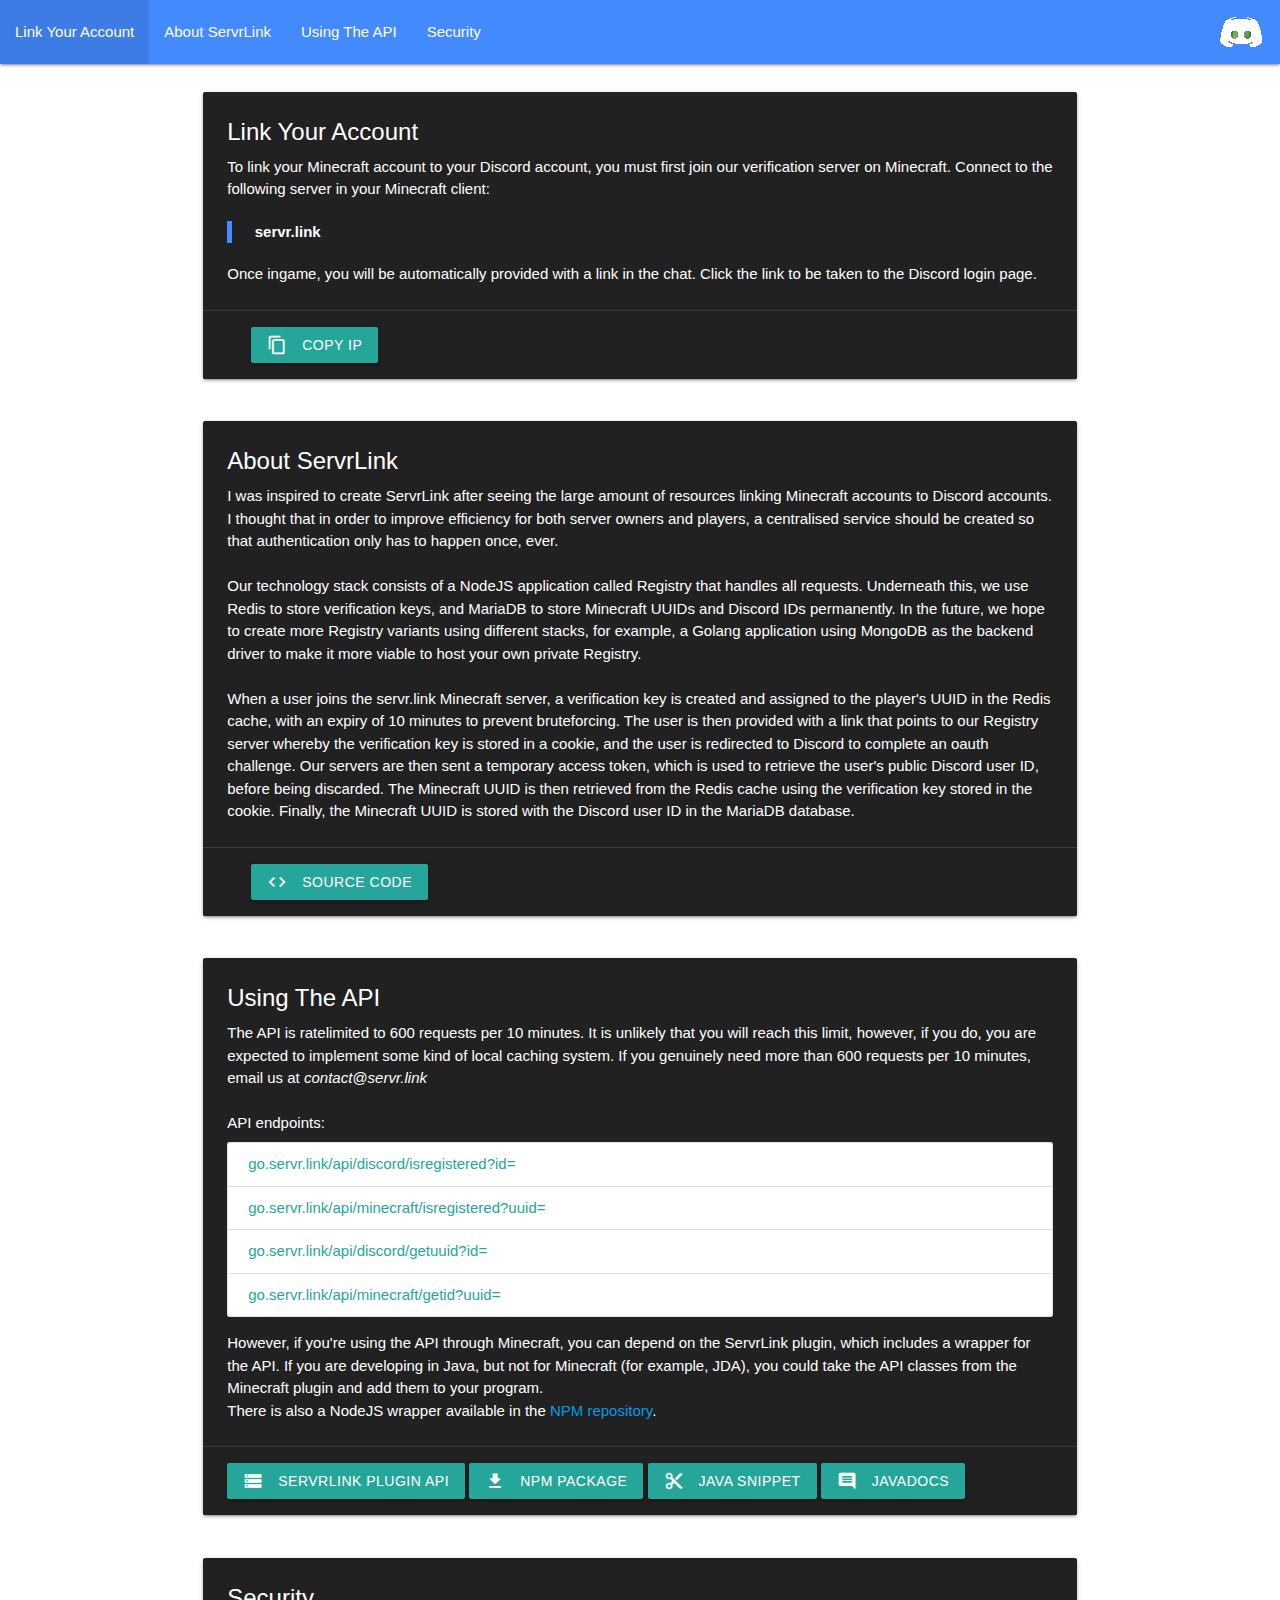
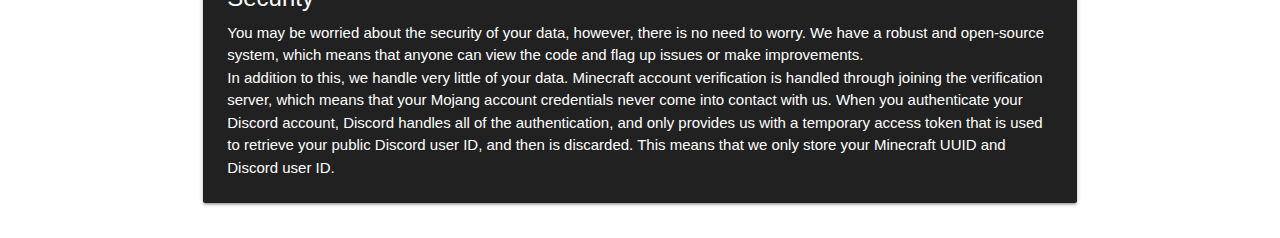
<file: index.html>
<!DOCTYPE html>
<html lang="en">
    <head>
        <meta charset="UTF-8">
        <title>ServrLink</title>

        <link rel="stylesheet" href="https://cdnjs.cloudflare.com/ajax/libs/materialize/1.0.0/css/materialize.min.css">
        <link rel="stylesheet" href="assets/css/style.css">

        <link href="https://fonts.googleapis.com/icon?family=Material+Icons" rel="stylesheet">

        <script src="https://cdnjs.cloudflare.com/ajax/libs/materialize/1.0.0/js/materialize.min.js"></script>
    </head>
    <body>
        <script>
            function copy() {
                const el = document.createElement('textarea');
                el.value = "servr.link";
                document.body.appendChild(el);
                el.select();
                document.execCommand('copy');
                document.body.removeChild(el);
                toast("Copied")
            }

            function toast(str) {
                M.toast({html: str});
            }
        </script>

        <nav>
            <div class="nav-wrapper blue accent-2">
                <a href="#" class="brand-logo right">
                    <img class="logo-wrapper" src="assets/img/logo.png" />
                </a>
                <ul id="nav-mobile" class="left hide-on-med-and-down">
                    <li><a href="#link">Link Your Account</a></li>
                    <li><a href="#info">About ServrLink</a></li>
                    <li><a href="#api">Using The API</a></li>
                    <li><a href="#security">Security</a></li>
                </ul>
            </div>
        </nav>

        <div class="content">
            <div class="container">
                <div class="row">
                    <div class="col s12">
                        <a name="link">
                            <div class="card grey darken-4">
                                <div class="card-content white-text">
                                    <span class="card-title">Link Your Account</span>
                                    <p>To link your Minecraft account to your Discord account, you must first join our verification server on Minecraft. Connect to the following server in your Minecraft client:</p>
                                    <blockquote class="">
                                        <b>servr.link</b>
                                    </blockquote>
                                    <p>Once ingame, you will be automatically provided with a link in the chat. Click the link to be taken to the Discord login page.</p>
                                </div>
                                <div class="card-action">
                                    <a class="waves-effect waves-light btn" onclick="copy()"><i class="material-icons left">content_copy</i>Copy IP</a>
                                </div>
                            </div>
                        </a>
                    </div>
                </div>

                <div class="row">
                    <div class="col s12">
                        <a name="info">
                            <div class="card grey darken-4">
                                <div class="card-content white-text">
                                    <span class="card-title">About ServrLink</span>
                                    <p>
                                        I was inspired to create ServrLink after seeing the large amount of resources linking Minecraft accounts to Discord accounts. I thought that in order to improve efficiency for both server owners and players,
                                        a centralised service should be created so that authentication only has to happen once, ever.

                                        <br />
                                        <br />
                                        Our technology stack consists of a NodeJS application called Registry that handles all requests. Underneath this, we use Redis to store verification keys, and MariaDB to store Minecraft UUIDs and Discord IDs permanently.
                                        In the future, we hope to create more Registry variants using different stacks, for example, a Golang application using MongoDB as the backend driver to make it more viable to host your own private Registry.

                                        <br />
                                        <br />
                                        When a user joins the servr.link Minecraft server, a verification key is created and assigned to the player's UUID in the Redis cache, with an expiry of 10 minutes to prevent bruteforcing. The user is then provided with
                                        a link that points to our Registry server whereby the verification key is stored in a cookie, and the user is redirected to Discord to complete an oauth challenge. Our servers are then sent a temporary access token,
                                        which is used to retrieve the user's public Discord user ID, before being discarded. The Minecraft UUID is then retrieved from the Redis cache using the verification key stored in the cookie. Finally, the Minecraft UUID
                                        is stored with the Discord user ID in the MariaDB database.
                                    </p>
                                </div>
                                <div class="card-action">
                                    <a class="waves-effect waves-light btn" href="https://github.com/ServrLink"><i class="material-icons left">code</i>Source Code</a>
                                </div>
                            </div>
                        </a>
                    </div>
                </div>

                <div class="row">
                    <div class="col s12">
                        <a name="api">
                            <div class="card grey darken-4">
                                <div class="card-content white-text">
                                    <span class="card-title white-text">Using The API</span>
                                    <p class="white-text">
                                        The API is ratelimited to 600 requests per 10 minutes. It is unlikely that you will reach this limit, however, if you do, you are expected to implement some kind of local caching system. If you genuinely need more than
                                        600 requests per 10 minutes, email us at <i>contact@servr.link</i>

                                        <br />
                                        <br />
                                        API endpoints:
                                    </p>
                                    <div class="endpoints">
                                        <div class="collection">
                                            <a class="collection-item">go.servr.link/api/discord/isregistered?id=</a>
                                            <a class="collection-item">go.servr.link/api/minecraft/isregistered?uuid=</a>
                                            <a class="collection-item">go.servr.link/api/discord/getuuid?id=</a>
                                            <a class="collection-item">go.servr.link/api/minecraft/getid?uuid=</a>
                                        </div>
                                    </div>

                                    <p class="white-text">
                                        However, if you're using the API through Minecraft, you can depend on the ServrLink plugin, which includes a wrapper for the API. If you are developing in Java, but not for Minecraft (for example, JDA), you could
                                        take the API classes from the Minecraft plugin and add them to your program.

                                        <br />
                                        There is also a NodeJS wrapper available in the <a href="https://www.npmjs.com/package/servrlink-api">NPM repository</a>.
                                    </p>
                                </div>
                                <div class="card-action">
                                    <a class="waves-effect waves-light btn" href="https://github.com/ServrLink/Plugin"><i class="material-icons left">storage</i>ServrLink Plugin API</a>
                                    <a class="waves-effect waves-light btn" href="https://www.npmjs.com/package/servrlink-api"><i class="material-icons left">file_download</i>NPM Package</a>
                                    <a class="waves-effect waves-light btn" href="https://gist.github.com/Dot-Rar/ea4f5056752260ce58289c406b1a1f7d"><i class="material-icons left">content_cut</i>Java Snippet</a>
                                    <a class="waves-effect waves-light btn" href="https://servrlink.github.io/Plugin/"><i class="material-icons left">comment</i>Javadocs</a>
                                </div>
                            </div>
                        </a>
                    </div>
                </div>

                <div class="row">
                    <div class="col s12">
                        <a name="security">
                            <div class="card grey darken-4">
                                <div class="card-content white-text">
                                    <span class="card-title">Security</span>
                                    <p>
                                        You may be worried about the security of your data, however, there is no need to worry.
                                        We have a robust and open-source system, which means that anyone can view the code and flag up issues or make improvements.
                                        <br />
                                        In addition to this, we handle very little of your data. Minecraft account verification is handled through joining the verification server, which means that your Mojang account credentials never come into contact with us.
                                        When you authenticate your Discord account, Discord handles all of the authentication, and only provides us with a temporary access token that is used to retrieve your public Discord user ID, and then is discarded.
                                        This means that we only store your Minecraft UUID and Discord user ID.
                                    </p>
                                </div>
                            </div>
                        </a>
                    </div>
                </div>
            </div>
        </div>
    </body>
</html>
</file>
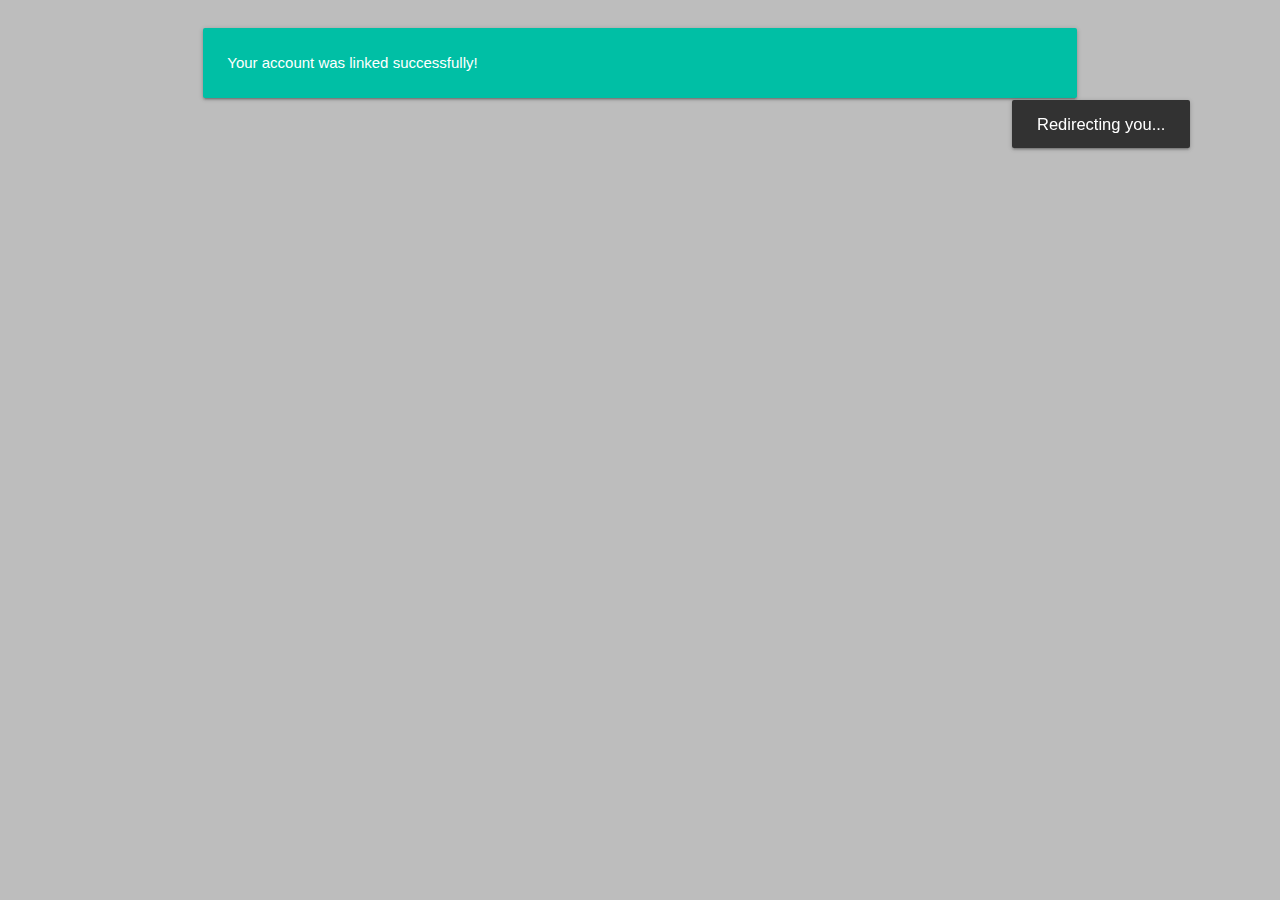
<file: success.html>
<!DOCTYPE html>
<html lang="en">
    <head>
        <meta charset="UTF-8">
        <title>ServrLink</title>

        <link rel="stylesheet" href="https://cdnjs.cloudflare.com/ajax/libs/materialize/1.0.0/css/materialize.min.css">
        <link rel="stylesheet" href="assets/css/style.css">

        <link href="https://fonts.googleapis.com/icon?family=Material+Icons" rel="stylesheet">

        <script src="https://cdnjs.cloudflare.com/ajax/libs/materialize/1.0.0/js/materialize.min.js"></script>
    </head>
    <body style="background-color: #bdbdbd;">
        <script>
            M.toast({html: "Redirecting you..."});
            setTimeout(() => {
                window.location.href = "/index.html"
            }, 5 * 1000);
        </script>

        <div class="content">
            <div class="container">
                <div class="row">
                    <div class="col s12">
                        <a name="link">
                            <div class="card teal accent-4">
                                <div class="card-content white-text">
                                    <p>Your account was linked successfully!</p>
                                </div>
                            </div>
                        </a>
                    </div>
                </div>
            </div>
        </div>
    </body>
</html>
</file>
<file: assets/css/style.css>
h1 {
    color: black;
}

blockquote {
    border-left: 5px solid #448aff;
}
.logo-wrapper {
    height: 64px;
    max-height: 64px;
}

.content {
    padding-top: 20px;
}

.card {
    color: white;
}

::-webkit-scrollbar {
    width: 0px;  /* remove scrollbar space */
    background: transparent;  /* optional: just make scrollbar invisible */
}
</file>
